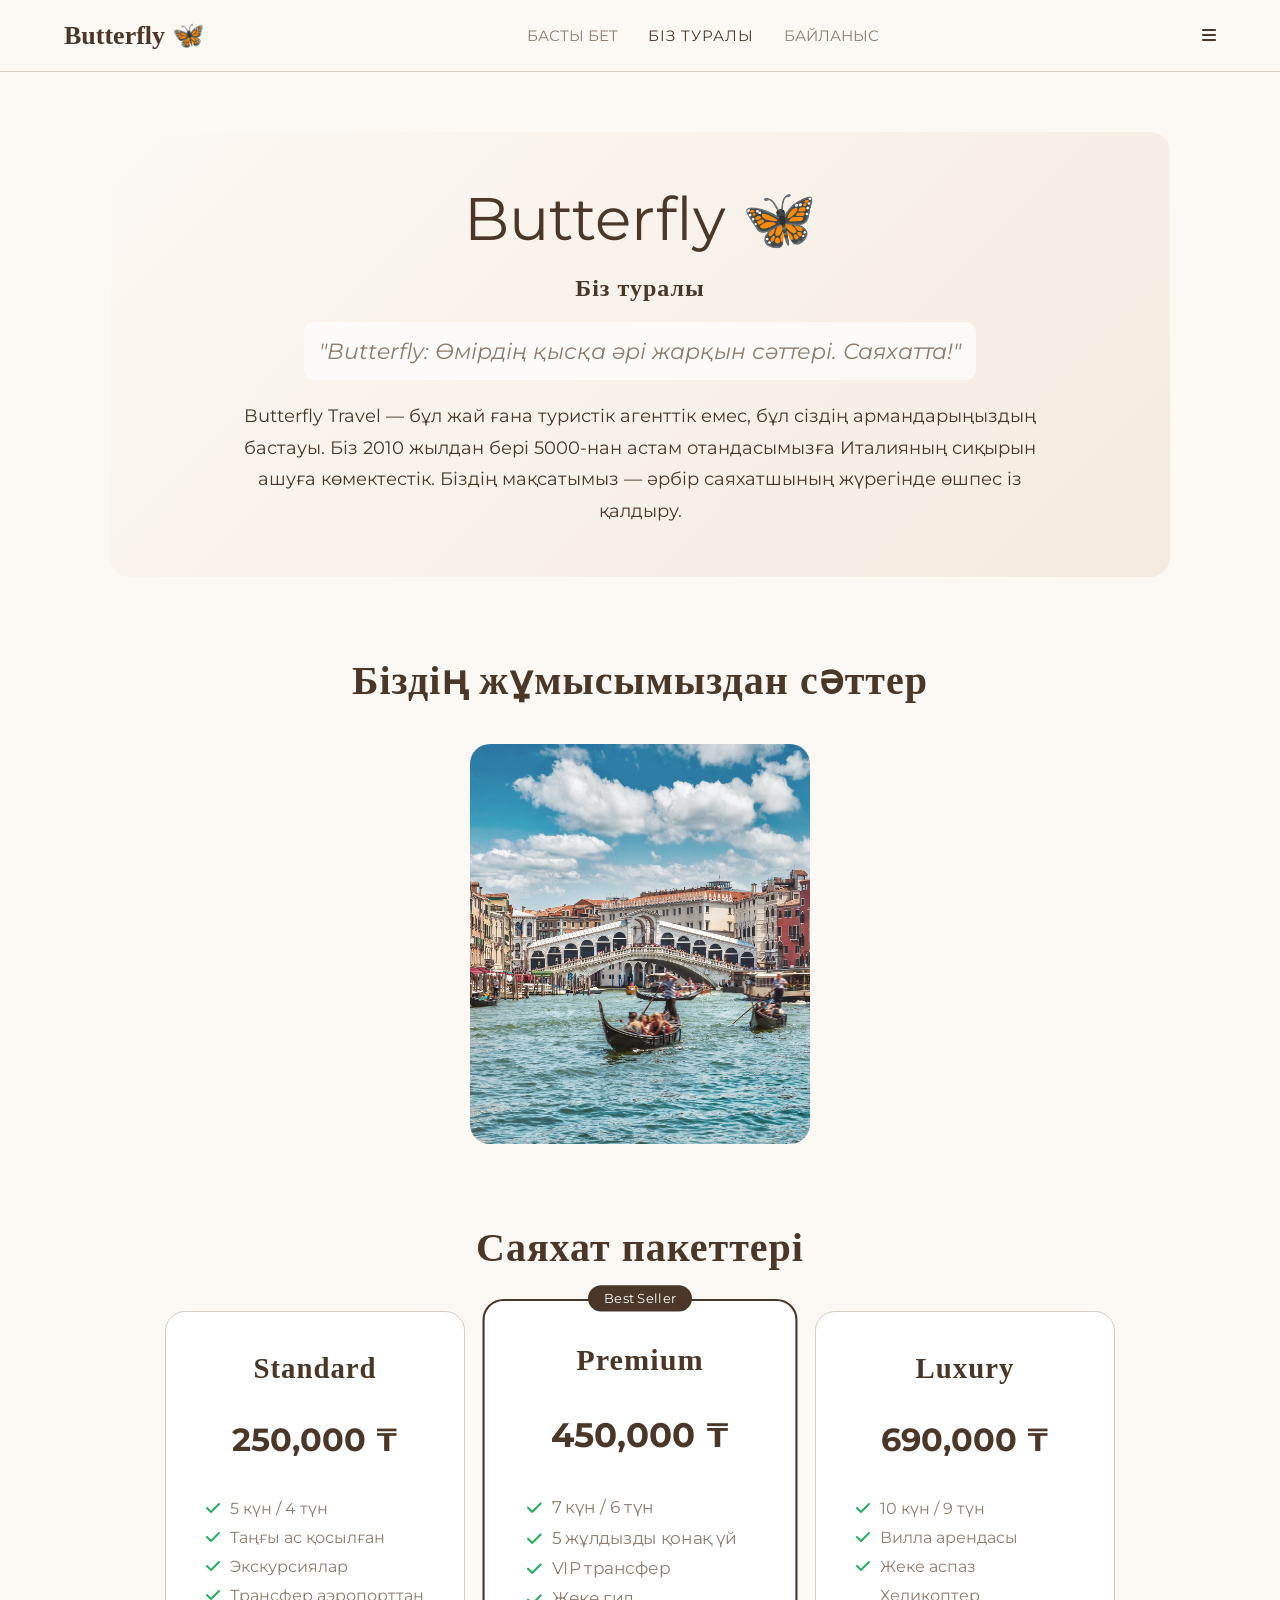
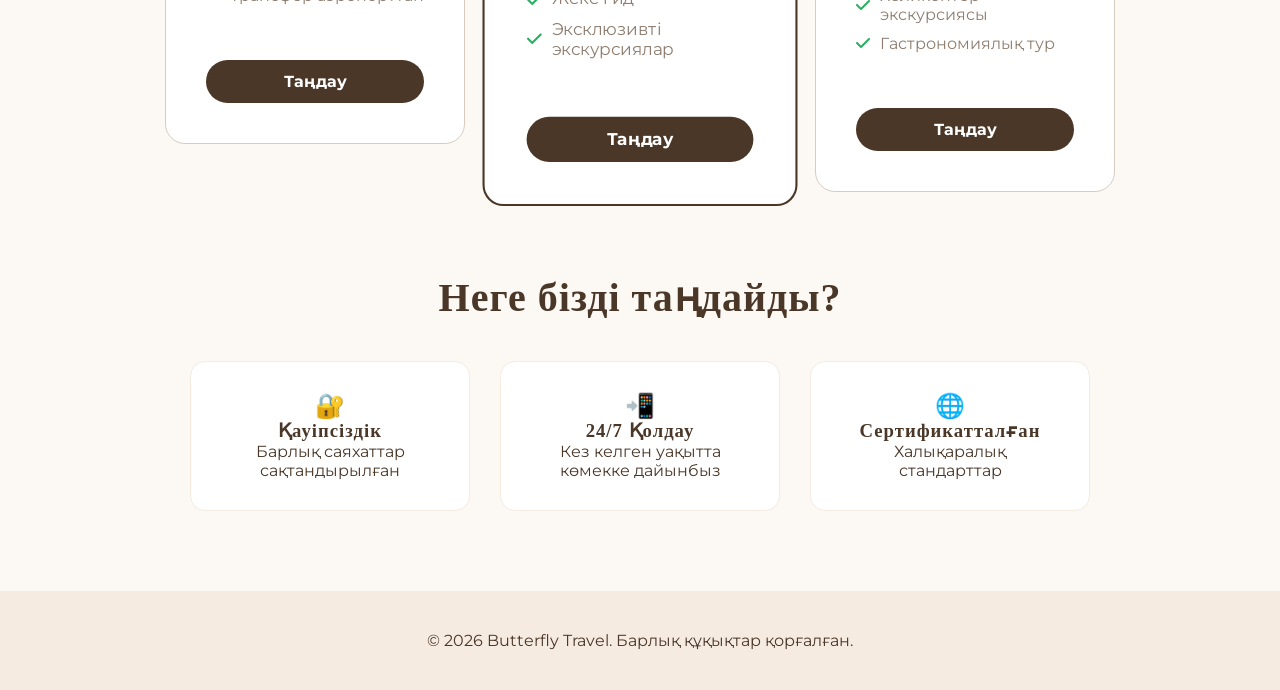
<file: about.html>
<!DOCTYPE html>
<html lang="kk">
<head>
    <meta charset="UTF-8">
    <meta name="viewport" content="width=device-width, initial-scale=1.0">
    <title>Біз туралы | Butterfly Travel</title>
    <link rel="stylesheet" href="style.css">
    <link rel="stylesheet" href="https://cdnjs.cloudflare.com/ajax/libs/font-awesome/6.0.0/css/all.min.css">
    <link rel="preconnect" href="https://fonts.googleapis.com">
    <link rel="preconnect" href="https://fonts.gstatic.com" crossorigin>
</head>
<body>

    <nav class="navbar">
        <div class="logo">Butterfly 🦋</div>
        <ul class="nav-links">
            <li><a href="index.html" class="nav-link">Басты бет</a></li>
            <li><a href="about.html" class="nav-link">Біз туралы</a></li>
            <li><a href="contact.html" class="nav-link">Байланыс</a></li>
        </ul>
        <div class="hamburger">
            <i class="fas fa-bars"></i>
        </div>
    </nav>

    <main class="container"> 
        <section class="about-header">
            <div class="logo-large">Butterfly 🦋</div>
            <h1>Біз туралы</h1>
            <p class="about-slogan">"Butterfly: Өмірдің қысқа әрі жарқын сәттері. Саяхатта!"</p>
            <p class="about-text">
                Butterfly Travel — бұл жай ғана туристік агенттік емес, бұл сіздің армандарыңыздың бастауы. 
                Біз 2010 жылдан бері 5000-нан астам отандасымызға Италияның сиқырын ашуға көмектестік. 
                Біздің мақсатымыз — әрбір саяхатшының жүрегінде өшпес із қалдыру.
            </p>
        </section>
 
        <section class="gallery-section">
            <h2 class="section-title">Біздің жұмысымыздан сәттер</h2>
            <div class="interactive-gallery">
                <div class="gallery-item" style="background-image: url('https://images.unsplash.com/photo-1467269204594-9661b134dd2b?auto=format&fit=crop&w=600')">
                    <span>Сапалы қызмет</span>
                </div>
                <div class="gallery-item" style="background-image: url('image.jpg')">
                    <span>Ұмытылмас сезімдер</span>
                </div>
                <div class="gallery-item" style="background-image: url('https://images.unsplash.com/photo-1516483638261-f4dbaf036963?auto=format&fit=crop&w=600')">
                    <span>Кәсіби гидтер</span>
                </div>
            </div>
        </section>
 
        <section class="pricing-section">
            <h2 class="section-title">Саяхат пакеттері</h2>
            <div class="price-grid">
                <div class="price-card">
                    <h3>Standard</h3>
                    <div class="price">250,000 ₸</div>
                    <ul>
                        <li><i class="fas fa-check"></i> 5 күн / 4 түн</li>
                        <li><i class="fas fa-check"></i> Таңғы ас қосылған</li>
                        <li><i class="fas fa-check"></i> Экскурсиялар</li>
                        <li><i class="fas fa-check"></i> Трансфер аэропорттан</li>
                    </ul>
                    <a href="contact.html" class="btn">Таңдау</a>
                </div>
                <div class="price-card featured">
                    <div class="badge">Best Seller</div>
                    <h3>Premium</h3>
                    <div class="price">450,000 ₸</div>
                    <ul>
                        <li><i class="fas fa-check"></i> 7 күн / 6 түн</li>
                        <li><i class="fas fa-check"></i> 5 жұлдызды қонақ үй</li>
                        <li><i class="fas fa-check"></i> VIP трансфер</li>
                        <li><i class="fas fa-check"></i> Жеке гид</li>
                        <li><i class="fas fa-check"></i> Эксклюзивті экскурсиялар</li>
                    </ul>
                    <a href="contact.html" class="btn">Таңдау</a>
                </div>
                <div class="price-card">
                    <h3>Luxury</h3>
                    <div class="price">690,000 ₸</div>
                    <ul>
                        <li><i class="fas fa-check"></i> 10 күн / 9 түн</li>
                        <li><i class="fas fa-check"></i> Вилла арендасы</li>
                        <li><i class="fas fa-check"></i> Жеке аспаз</li>
                        <li><i class="fas fa-check"></i> Хеликоптер экскурсиясы</li>
                        <li><i class="fas fa-check"></i> Гастрономиялық тур</li>
                    </ul>
                    <a href="contact.html" class="btn">Таңдау</a>
                </div>
            </div>
        </section> 
        <section class="benefits-section">
            <h2 class="section-title">Неге бізді таңдайды?</h2>
            <div class="benefits-grid">
                <div class="benefit-card">
                     <h1>🔐</h1>
                    <h3>Қауіпсіздік</h3>
                    <p>Барлық саяхаттар сақтандырылған</p>
                </div>
                <div class="benefit-card">
                     <h1>📲</h1>
                    <h3>24/7 Қолдау</h3>
                    <p>Кез келген уақытта көмекке дайынбыз</p>
                </div>
                <div class="benefit-card">
                     <h1>🌐</h1>
                    <h3>Сертификатталған</h3>
                    <p>Халықаралық стандарттар</p>
                </div>
            </div>
        </section>
    </main>

    <footer>
        <p>&copy; 2026 Butterfly Travel. Барлық құқықтар қорғалған.</p>
    </footer>

    <script src="script.js"></script>
</body>
</html>
</file>
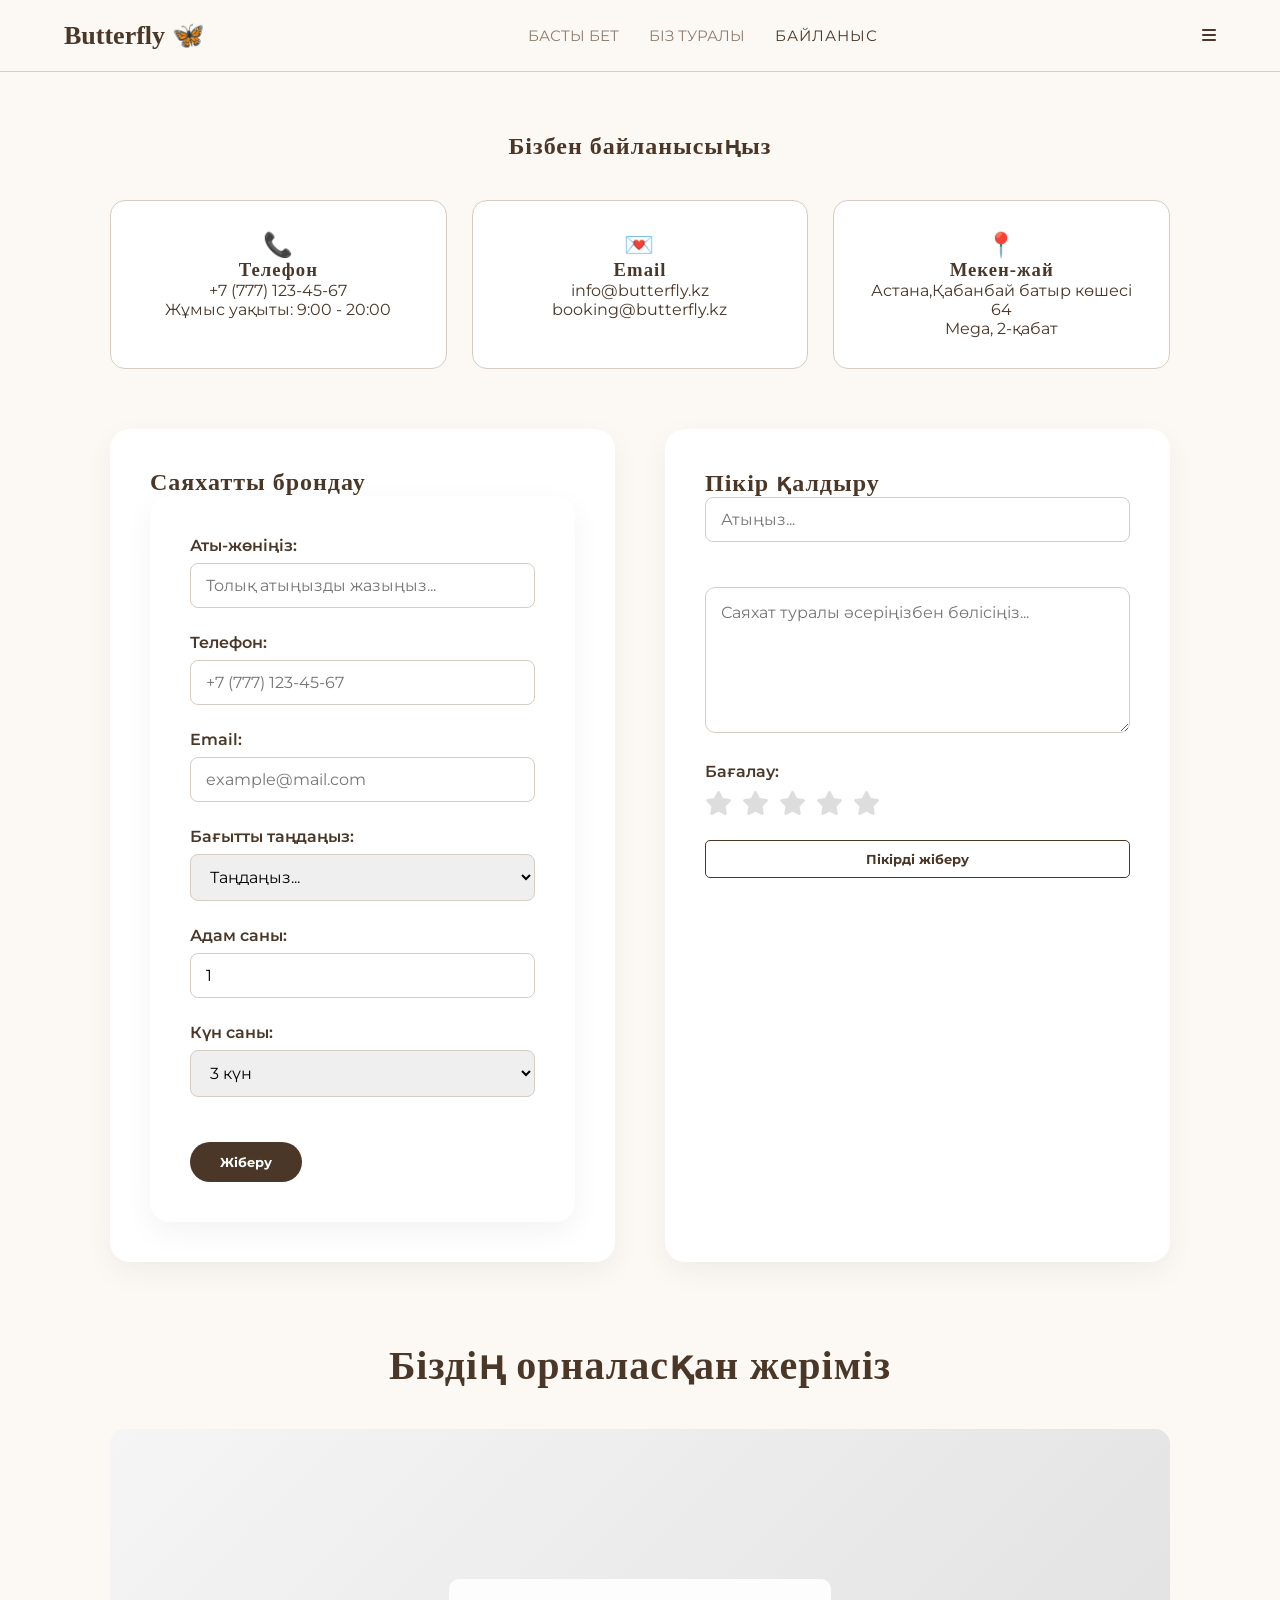
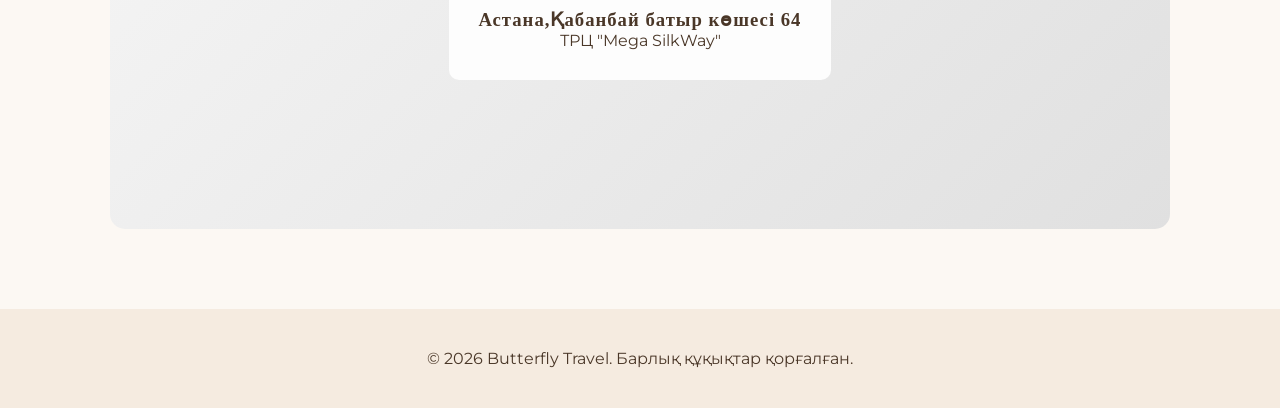
<file: contact.html>
<!DOCTYPE html>
<html lang="kk">
<head>
    <meta charset="UTF-8">
    <meta name="viewport" content="width=device-width, initial-scale=1.0">
    <title>Байланыс | Butterfly Travel</title>
    <link rel="stylesheet" href="style.css">
    <link rel="stylesheet" href="https://cdnjs.cloudflare.com/ajax/libs/font-awesome/6.0.0/css/all.min.css">
</head>
<body>

    <nav class="navbar">
        <div class="logo">Butterfly 🦋</div>
        <ul class="nav-links">
            <li><a href="index.html" class="nav-link">Басты бет</a></li>
            <li><a href="about.html" class="nav-link">Біз туралы</a></li>
            <li><a href="contact.html" class="nav-link">Байланыс</a></li>
        </ul>
        <div class="hamburger">
            <i class="fas fa-bars"></i>
        </div>
    </nav>

    <main class="container"> 
        <section class="contact-info">
            <h1>Бізбен байланысыңыз</h1>
            <div class="contact-cards">
                <div class="contact-card">
                    <h1>📞</h1>
                    <h3>Телефон</h3>
                    <p>+7 (777) 123-45-67</p>
                    <p>Жұмыс уақыты: 9:00 - 20:00</p>
                </div>
                <div class="contact-card">
                    <h1>💌</h1>
                    <h3>Email</h3>
                    <p>info@butterfly.kz</p>
                    <p>booking@butterfly.kz</p>
                </div>
                <div class="contact-card">
                  <h1>📍</h1>
                    <h3>Мекен-жай</h3>
                    <p>Астана,Қабанбай батыр көшесі 64</p>
                    <p>Mega, 2-қабат</p>
                </div>
            </div>
        </section>
 
        <section class="contact-grid-section">
            <div class="contact-grid">
                <div class="form-container">
                    <h2>Саяхатты брондау</h2>
                    <form class="booking-form">
                        <div class="form-group">
                            <label>Аты-жөніңіз:</label>
                            <input type="text" placeholder="Толық атыңызды жазыңыз..." required>
                        </div>
                        <div class="form-group">
                            <label>Телефон:</label>
                            <input type="tel" placeholder="+7 (777) 123-45-67" required>
                        </div>
                        <div class="form-group">
                            <label>Email:</label>
                            <input type="email" placeholder="example@mail.com" required>
                        </div>
                        <div class="form-group">
                            <label>Бағытты таңдаңыз:</label>
                            <select required>
                                <option value="">Таңдаңыз...</option>
                                <option>Рим</option>
                                <option>Венеция</option>
                                <option>Милан</option>
                                <option>Амальфи</option>
                                <option>Флоренция</option>
                                <option>Сицилия</option>
                            </select>
                        </div>
                        <div class="form-group">
                            <label>Адам саны:</label>
                            <input type="number" min="1" max="10" value="1" required>
                        </div>
                        <div class="form-group">
                            <label>Күн саны:</label>
                            <select>
                                <option>3 күн</option>
                                <option>5 күн</option>
                                <option>7 күн</option>
                                <option>10 күн</option>
                                <option>14 күн</option>
                            </select>
                        </div>
                        <button type="submit" class="btn">Жіберу</button>
                    </form>
                </div>

                <div class="feedback-container">
                    <h2>Пікір қалдыру</h2>
                    <form class="feedback-form">
                        <div class="form-group">
                            <input type="text" placeholder="Атыңыз...">
                        </div>
                        <div class="form-group">
                            <textarea placeholder="Саяхат туралы әсеріңізбен бөлісіңіз..." rows="6" required></textarea>
                        </div>
                        <div class="form-group">
                            <label>Бағалау:</label>
                            <div class="rating-stars">
                                <i class="fas fa-star" data-rating="1"></i>
                                <i class="fas fa-star" data-rating="2"></i>
                                <i class="fas fa-star" data-rating="3"></i>
                                <i class="fas fa-star" data-rating="4"></i>
                                <i class="fas fa-star" data-rating="5"></i>
                            </div>
                        </div>
                        <button type="button" class="btn-outline">Пікірді жіберу</button>
                    </form>
                </div>
            </div>
        </section>
 
        <section class="map-section">
            <h2 class="section-title">Біздің орналасқан жеріміз</h2>
            <div class="map-placeholder">
                <div class="map-overlay">
                    <h3>Астана,Қабанбай батыр көшесі 64 </h3>
                    <p>ТРЦ "Mega SilkWay"</p>
                </div>
            </div>
        </section>
    </main>

    <footer>
        <p>&copy; 2026 Butterfly Travel. Барлық құқықтар қорғалған.</p>
    </footer>

    <script src="script.js"></script>
</body>
</html>
</file>
<file: style.css>
@import url('https://fonts.googleapis.com/css2?family=Montserrat:wght@300;400;700&family=Lora:ital,wght@0,400;0,700;1,400&display=swap');

* {
    margin: 0;
    padding: 0;
    box-sizing: border-box;
    font-family: 'Montserrat', sans-serif;  
}

h1, h2, .logo {
    font-family: 'Lora', serif;  
}
 
.logo {
    font-size: 35px; 
    font-weight: 800;
    cursor: pointer;
}
 
.grid {
    display: grid;
    grid-template-columns: repeat(2, 1fr);  
    gap: 40px;  
    max-width: 1000px;
    margin: 0 auto;
}

.card {
    height: 350px;  
}
 
.contact-section {
    display: flex;
    flex-direction: column;  
    align-items: center;
    gap: 50px;
}

.booking-form, .feedback-container {
    width: 100%;
    max-width: 700px;  
    background: white;
    padding: 40px;
    border-radius: 20px;
    box-shadow: 0 10px 30px rgba(0,0,0,0.05);
}

.form-group input, .form-group select, textarea {
    width: 100%;
    padding: 15px;
    font-size: 16px;
    border: 1px solid var(--accent-beige);
    border-radius: 10px;
}
:root {
    --milky: #FCF8F3;     
    --beige: #F5EBE0;     
    --accent-beige: #D6CCC2;  
    --brown: #4A3728;     
    --soft-brown: #8E7D6F;  
}

body {
    background-color: var(--milky);
    color: var(--brown);
}

h1, h2, h3 {
    font-family: 'Playfair Display', serif;  
    letter-spacing: 1px;
}
 
.navbar {
    background-color: rgba(252, 248, 243, 0.9);
    backdrop-filter: blur(10px);
    display: flex;
    justify-content: space-between;
    align-items: center;
    padding: 20px 5%;
    position: sticky;
    top: 0;
    z-index: 1000;
    border-bottom: 1px solid var(--accent-beige);
}

.logo {
    font-family: 'Playfair Display', serif;
    font-size: 26px;
    font-weight: bold;
    color: var(--brown);
}

.nav-links {
    list-style: none;
    display: flex;
    gap: 30px;
}

.nav-links a {
    text-decoration: none;
    color: var(--soft-brown);
    font-weight: 400;
    transition: 0.3s;
    font-size: 15px;
    text-transform: uppercase;
}

.nav-links a:hover, .nav-links a.active {
    color: var(--brown);
    letter-spacing: 1px;
}
 
.hero {
    height: 70vh;
    background: linear-gradient(rgba(0,0,0,0.2), rgba(0,0,0,0.2)), 
                url('https://images.unsplash.com/photo-1523906834658-6e24ef2386f9?auto=format&fit=crop&w=1600&q=80');
    background-size: cover;
    background-position: center;
    display: flex;
    flex-direction: column;
    justify-content: center;
    align-items: center;
    color: white;
    text-shadow: 2px 2px 10px rgba(0,0,0,0.3);
}

.hero h1 { font-size: 3.5rem; margin-bottom: 10px; }
 
.container {
    max-width: 1100px;
    margin: 60px auto;
    padding: 0 20px;
}

.section-title {
    text-align: center;
    margin-bottom: 40px;
    font-size: 2.5rem;
}

.grid {
    display: grid;
    grid-template-columns: repeat(auto-fit, minmax(250px, 1fr));
    gap: 30px;
}

.card {
    background: white;
    border-radius: 15px;
    overflow: hidden;
    box-shadow: 0 10px 20px rgba(74, 55, 40, 0.05);
    transition: 0.4s ease;
    border: 1px solid var(--beige);
}

.card:hover {
    transform: translateY(-10px);
    box-shadow: 0 15px 30px rgba(74, 55, 40, 0.1);
}

.card-img {
    height: 250px;
    width: 100%;
    background-size: cover;
    background-position: center;
}
 
.amal { background-image: url('amalfi.jpeg'); }
.rome { background-image: url('https://images.unsplash.com/photo-1552832230-c0197dd311b5?auto=format&fit=crop&w=600&q=80'); }
.milan { background-image: url('mila2.jpeg'); }
.venice { background-image: url('ven1.jpeg'); }

.card-content {
    padding: 20px;
    text-align: center;
}

.card h3 {
    margin-bottom: 10px;
    color: var(--brown);
}

.card p {
    font-size: 0.9rem;
    color: var(--soft-brown);
}
 
footer {
    background-color: var(--beige);
    padding: 40px;
    text-align: center;
    color: var(--brown);
    margin-top: 50px;
} 
@media (max-width: 768px) {
    .nav-links {
        display: none;
        position: absolute;
        top: 70px;
        left: 0;
        width: 100%;
        background: var(--milky);
        flex-direction: column;
        padding: 20px;
        border-bottom: 1px solid var(--accent-beige);
    }
    .nav-links.active { display: flex; }
    .hamburger { display: block; color: var(--brown); }
} 
.music-btn {
    position: fixed;
    bottom: 30px;
    right: 30px;
    width: 50px;
    height: 50px;
    background-color: var(--brown);  
    color: var(--milky); 
    border-radius: 50%;
    display: flex;
    justify-content: center;
    align-items: center;
    cursor: pointer;
    box-shadow: 0 4px 15px rgba(0,0,0,0.2);
    z-index: 1001;
    transition: 0.3s ease;
}

.music-btn:hover {
    transform: scale(1.1);
    background-color: var(--soft-brown);
}
 
.playing {
    animation: pulse 2s infinite;
}

@keyframes pulse {
    0% { box-shadow: 0 0 0 0 rgba(74, 55, 40, 0.7); }
    70% { box-shadow: 0 0 0 15px rgba(74, 55, 40, 0); }
    100% { box-shadow: 0 0 0 0 rgba(74, 55, 40, 0); }
} 
.about-header { text-align: center; margin-bottom: 40px; }
 
.about-header {
    text-align: center;
    padding: 50px 20px;
    background: linear-gradient(135deg, var(--milky) 0%, var(--beige) 100%);
    border-radius: 20px;
    margin-bottom: 50px;
}

.logo-large {
    font-size: 60px;
    margin-bottom: 20px;
}

.about-slogan {
    font-size: 1.4rem;
    color: var(--soft-brown);
    font-style: italic;
    margin: 20px 0;
    padding: 15px;
    background: rgba(255, 255, 255, 0.7);
    border-radius: 10px;
    display: inline-block;
}

.about-text {
    max-width: 800px;
    margin: 0 auto;
    line-height: 1.8;
    font-size: 1.1rem;
}
 
.gallery-section {
    margin: 80px 0;
}
 
.pricing-section {
    margin: 80px 0;
}

.price-grid {
    display: grid;
    grid-template-columns: repeat(auto-fit, minmax(300px, 1fr));
    gap: 30px;
    max-width: 1200px;
    margin: 0 auto;
}

.price-card {
    background: white;
    padding: 30px;
    border-radius: 20px;
    text-align: center;
    border: 1px solid var(--accent-beige);
    transition: 0.3s;
    position: relative;
    height: 100%;
    display: flex;
    flex-direction: column;
}

.price-card:hover {
    transform: translateY(-10px);
    box-shadow: 0 20px 40px rgba(74, 55, 40, 0.1);
}

.price-card.featured {
    border: 2px solid var(--brown);
    transform: scale(1.05);
}

.price-card.featured:hover {
    transform: scale(1.05) translateY(-10px);
}

.price-card h3 {
    font-size: 1.8rem;
    margin-bottom: 15px;
    color: var(--brown);
}

.price {
    font-size: 2.5rem;
    font-weight: bold;
    margin: 20px 0;
    color: var(--brown);
}

.price-card ul {
    list-style: none;
    margin: 20px 0;
    text-align: left;
    flex-grow: 1;
}

.price-card ul li {
    margin-bottom: 12px;
    color: var(--soft-brown);
    display: flex;
    align-items: center;
    gap: 10px;
}

.price-card ul li i {
    color: #27ae60;
}

.btn {
    display: inline-block;
    background: var(--brown);
    color: white;
    padding: 12px 30px;
    border-radius: 30px;
    text-decoration: none;
    font-weight: bold;
    transition: 0.3s;
    border: none;
    cursor: pointer;
    margin-top: 20px;
}

.btn:hover {
    background: var(--soft-brown);
    transform: translateY(-3px);
}

 
.benefits-section {
    margin: 80px 0;
}

.benefits-grid {
    display: grid;
    grid-template-columns: repeat(auto-fit, minmax(250px, 1fr));
    gap: 30px;
    max-width: 900px;
    margin: 0 auto;
}

.benefit-card {
    text-align: center;
    padding: 30px;
    background: white;
    border-radius: 15px;
    border: 1px solid var(--beige);
    transition: 0.3s;
}

.benefit-card:hover {
    transform: translateY(-5px);
    box-shadow: 0 10px 25px rgba(74, 55, 40, 0.08);
}

.benefit-card i {
    font-size: 2.5rem;
    color: var(--brown);
    margin-bottom: 20px;
}

 
.contact-info {
    text-align: center;
    margin: 50px 0;
}

.contact-cards {
    display: grid;
    grid-template-columns: repeat(auto-fit, minmax(250px, 1fr));
    gap: 25px;
    margin-top: 40px;
}

.contact-card {
    background: white;
    padding: 30px;
    border-radius: 15px;
    border: 1px solid var(--accent-beige);
    transition: 0.3s;
}

.contact-card:hover {
    transform: translateY(-5px);
}

.contact-card i {
    font-size: 2rem;
    color: var(--brown);
    margin-bottom: 15px;
}
 
.contact-grid-section {
    margin: 60px 0;
}

.contact-grid {
    display: grid;
    grid-template-columns: 1fr 1fr;
    gap: 40px;
}

.form-container, .feedback-container {
    background: white;
    padding: 40px;
    border-radius: 20px;
    box-shadow: 0 10px 30px rgba(0,0,0,0.05);
}

.form-group {
    margin-bottom: 25px;
}

.form-group label {
    display: block;
    margin-bottom: 8px;
    font-weight: 600;
    color: var(--brown);
}

.form-group input,
.form-group select,
.form-group textarea {
    width: 100%;
    padding: 12px 15px;
    border: 1px solid var(--accent-beige);
    border-radius: 8px;
    font-size: 16px;
    transition: 0.3s;
}

.form-group input:focus,
.form-group select:focus,
.form-group textarea:focus {
    outline: none;
    border-color: var(--brown);
    box-shadow: 0 0 0 3px rgba(74, 55, 40, 0.1);
}

.btn-outline {
    background: white;
    color: var(--brown);
    border: 2px solid var(--brown);
    padding: 12px 30px;
    border-radius: 30px;
    font-weight: bold;
    cursor: pointer;
    transition: 0.3s;
    width: 100%;
}

.btn-outline:hover {
    background: var(--brown);
    color: white;
}
 
.rating-stars {
    display: flex;
    gap: 10px;
    font-size: 1.5rem;
    color: #ddd;
    margin-top: 10px;
}

.rating-stars i {
    cursor: pointer;
    transition: 0.2s;
}

.rating-stars i:hover,
.rating-stars i.active {
    color: #f1c40f;
}
 
.map-section {
    margin: 80px 0;
}

.map-placeholder {
    height: 400px;
    background: linear-gradient(135deg, #f5f5f5 0%, #e0e0e0 100%);
    border-radius: 15px;
    position: relative;
    overflow: hidden;
    display: flex;
    align-items: center;
    justify-content: center;
}

.map-overlay {
    text-align: center;
    background: rgba(255, 255, 255, 0.9);
    padding: 30px;
    border-radius: 10px;
}
 
@media (max-width: 992px) {
    .contact-grid {
        grid-template-columns: 1fr;
    }
    
    .price-grid {
        grid-template-columns: 1fr;
        max-width: 400px;
    }
    
    .interactive-gallery {
        flex-direction: column;
        height: auto;
    }
    
    .gallery-item {
        height: 250px;
    }
}

@media (max-width: 768px) {
    .container {
        margin: 30px auto;
        padding: 0 15px;
    }
    
    .hero h1 {
        font-size: 2.5rem;
    }
    
    .section-title {
        font-size: 2rem;
    }
    
    .form-container,
    .feedback-container {
        padding: 25px;
    }
    
    .contact-cards {
        grid-template-columns: 1fr;
    }
}

@media (max-width: 480px) {
    .logo {
        font-size: 24px;
    }
    
    .logo-large {
        font-size: 40px;
    }
    
    .hero h1 {
        font-size: 2rem;
    }
    
    .price {
        font-size: 2rem;
    }
}
.about-logo { width: 120px; height: auto; margin-bottom: 20px; }

.price-grid {
    display: flex;
    justify-content: center;
    gap: 25px;
    flex-wrap: wrap;
    margin-top: 30px;
}

.price-card {
    background: white;
    padding: 40px;
    border-radius: 20px;
    text-align: center;
    border: 1px solid var(--accent-beige);
    width: 300px;
    transition: 0.3s;
}

.price-card.featured {
    border: 2px solid var(--brown);
    transform: scale(1.05);
    position: relative;
}

.badge {
    position: absolute;
    top: -15px;
    left: 50%;
    transform: translateX(-50%);
    background: var(--brown);
    color: white;
    padding: 5px 15px;
    border-radius: 20px;
    font-size: 0.8rem;
}

.price { font-size: 2rem; font-weight: bold; margin: 20px 0; color: var(--brown); }
.price-card ul { list-style: none; margin-bottom: 25px; text-align: left; }
.price-card ul li { margin-bottom: 10px; color: var(--soft-brown); }
 
.contact-grid {
    display: grid;
    grid-template-columns: 1fr 1fr;
    gap: 50px;
}

.feedback-container textarea {
    width: 100%;
    padding: 15px;
    border: 1px solid var(--accent-beige);
    border-radius: 10px;
    margin-top: 20px;
}

.rating { margin: 15px 0; color: #f1c40f; font-size: 1.2rem; }
.btn-outline {
    background: none;
    border: 1px solid var(--brown);
    padding: 10px 25px;
    cursor: pointer;
    border-radius: 5px;
    transition: 0.3s;
}
.btn-outline:hover { background: var(--brown); color: white; }

@media (max-width: 768px) { .contact-grid { grid-template-columns: 1fr; } }
 
.interactive-gallery {
    display: flex;
    gap: 20px;
    height: 400px;
    margin-top: 40px;
}

.gallery-item {
    flex: 1;
    background-size: cover;
    background-position: center;
    border-radius: 20px;
    position: relative;
    transition: all 0.5s ease;
    cursor: pointer;
    overflow: hidden;
    filter: grayscale(40%);
}

.gallery-item:hover {
    flex: 3; 
    filter: grayscale(0%);
}

.gallery-item span {
    position: absolute;
    bottom: 20px;
    left: 20px;
    color: white;
    font-weight: bold;
    background: rgba(0,0,0,0.4);
    padding: 5px 15px;
    border-radius: 5px;
    opacity: 0;
    transition: 0.3s;
}

.gallery-item:hover span {
    opacity: 1;
}
 
@media (max-width: 768px) {
    .grid { grid-template-columns: 1fr; }
    .interactive-gallery { flex-direction: column; height: auto; }
    .gallery-item { height: 200px; }
}
</file>
